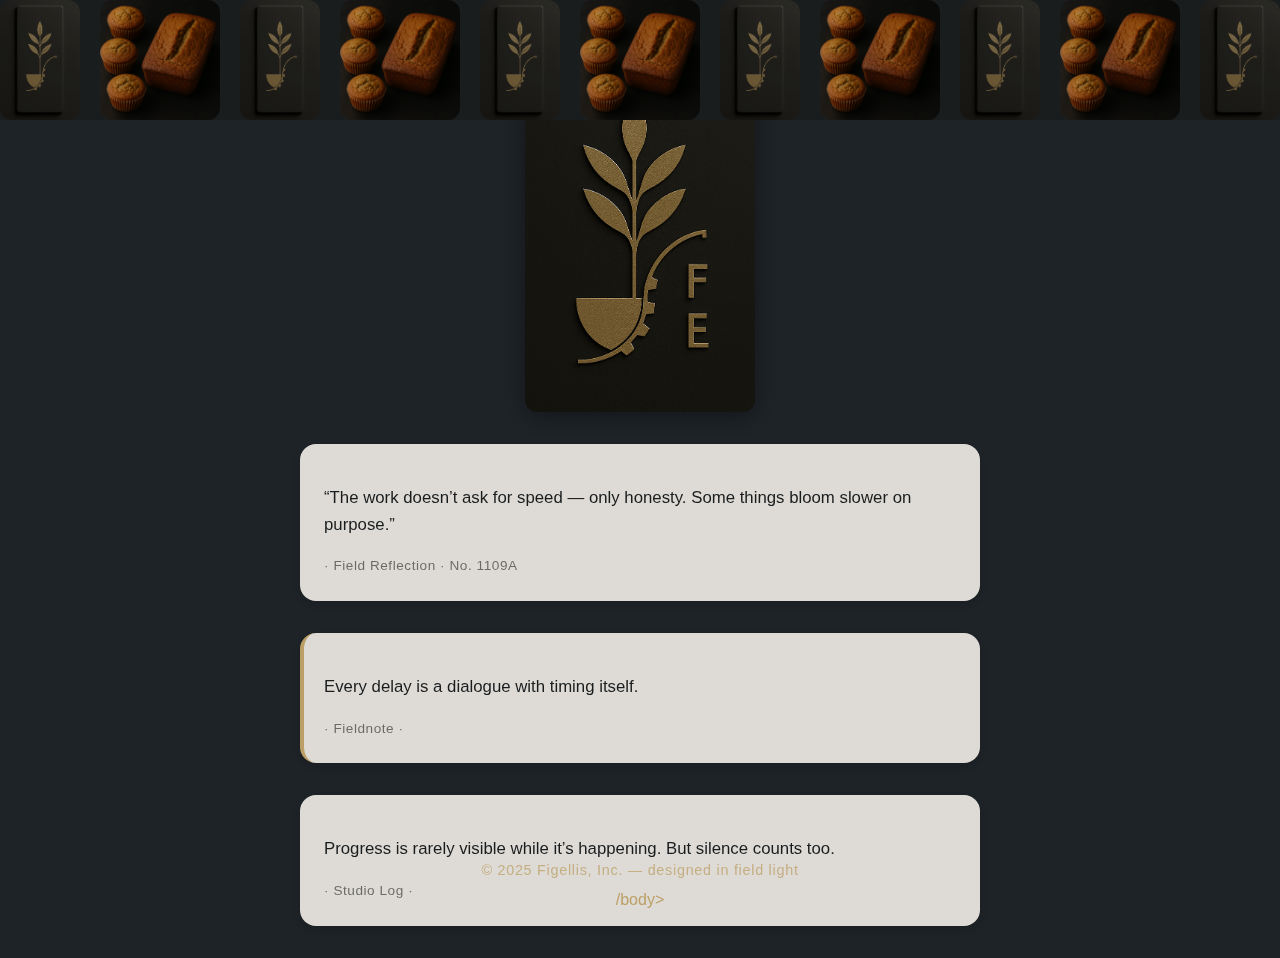
<file: index.html>
<!DOCTYPE html>
<html lang="en">
<head>
  <meta charset="UTF-8" />
  <meta name="viewport" content="width=device-width, initial-scale=1.0" />
  <title>Figellis · Landing</title>

  <!-- Field System Styles -->
  <link rel="stylesheet" href="/css/fields.css?v=20251109a" />

  <!-- Metadata -->
  <meta name="description" content="Figellis — designed in field light." />
  <meta name="theme-color" content="#1E2328" />   
</head>

<!-- Choose one: cool | warm | balanced -->
<body class="cool">
  <main class="stage">
    <header class="living-feed">
      <div class="feed-track">
        <img src="/assets/fe-tile.jpeg" alt="">
        <img src="/assets/banana_bread.png" alt="">
        <img src="/assets/fe-tile.jpeg" alt="">
        <img src="/assets/banana_bread.png" alt="">
        <img src="/assets/fe-tile.jpeg" alt="">
        <img src="/assets/banana_bread.png" alt="">
        <img src="/assets/fe-tile.jpeg" alt="">
        <img src="/assets/banana_bread.png" alt="">
        <img src="/assets/fe-tile.jpeg" alt="">
        <img src="/assets/banana_bread.png" alt="">
        <img src="/assets/fe-tile.jpeg" alt="">
        <img src="/assets/banana_bread.png" alt="">
        <img src="/assets/banana_bread.png" alt="">
        <img src="/assets/fe-tile.jpeg" alt="">
        <img src="/assets/banana_bread.png" alt="">
        <img src="/assets/fe-tile.jpeg" alt="">
        <img src="/assets/banana_bread.png" alt="">
        <img src="/assets/fe-tile.jpeg" alt="">
        <img src="/assets/banana_bread.png" alt="">
      </div>
    </header>
            <img src="/assets/fe-card.png" alt="Figellis emblem" />
            
            <section class="feed-slider">
              <div class="slide bone-card">
                <p>“The work doesn’t ask for speed — only honesty. Some things bloom slower on purpose.”</p>
                <small>· Field Reflection · No. 1109A</small>
              </div>
            
              <div class="slide bone-card pulse">
                <p>Every delay is a dialogue with timing itself.</p>
                <small>· Fieldnote ·</small>
              </div>
            
              <div class="slide bone-card">
                <p>Progress is rarely visible while it’s happening. But silence counts too.</p>
                <small>· Studio Log ·</small>
              </div>
            </section>          
  </main>

  <footer>
    © 2025 Figellis, Inc. — designed in field light
  </footer>

    <!-- Dynamic scroll script -->
    <script>
      function initFeedScroll() {
        const track = document.querySelector(".feed-track");
        if (!track) return;
      
        // Clean up any old clones to avoid stacking
        document.querySelectorAll(".feed-track.clone").forEach(el => el.remove());
      
        // Clone the track for seamless loop
        const clone = track.cloneNode(true);
        clone.classList.add("clone");
        track.parentElement.appendChild(clone);
      
        // Wait for images to load for accurate width
        const images = track.querySelectorAll("img");
        let loaded = 0;
        images.forEach(img => {
          if (img.complete) loaded++;
          else img.addEventListener("load", () => {
            loaded++;
            if (loaded === images.length) setLoop();
          });
        });
        if (loaded === images.length) setLoop();
      
        function setLoop() {
          const totalWidth = track.scrollWidth;
          const duration = totalWidth / 50; // adjust speed here
          track.style.animation = `scrollFeed ${duration}s linear infinite`;
          clone.style.animation = `scrollFeed ${duration}s linear infinite reverse`;
        }
      }
      
      // Run on load + on resize/orientation change
      window.addEventListener("load", initFeedScroll);
      window.addEventListener("resize", () => {
        clearTimeout(window.feedResize);
        window.feedResize = setTimeout(initFeedScroll, 400);
      });
      </script>
      /body>
</html>
</file>
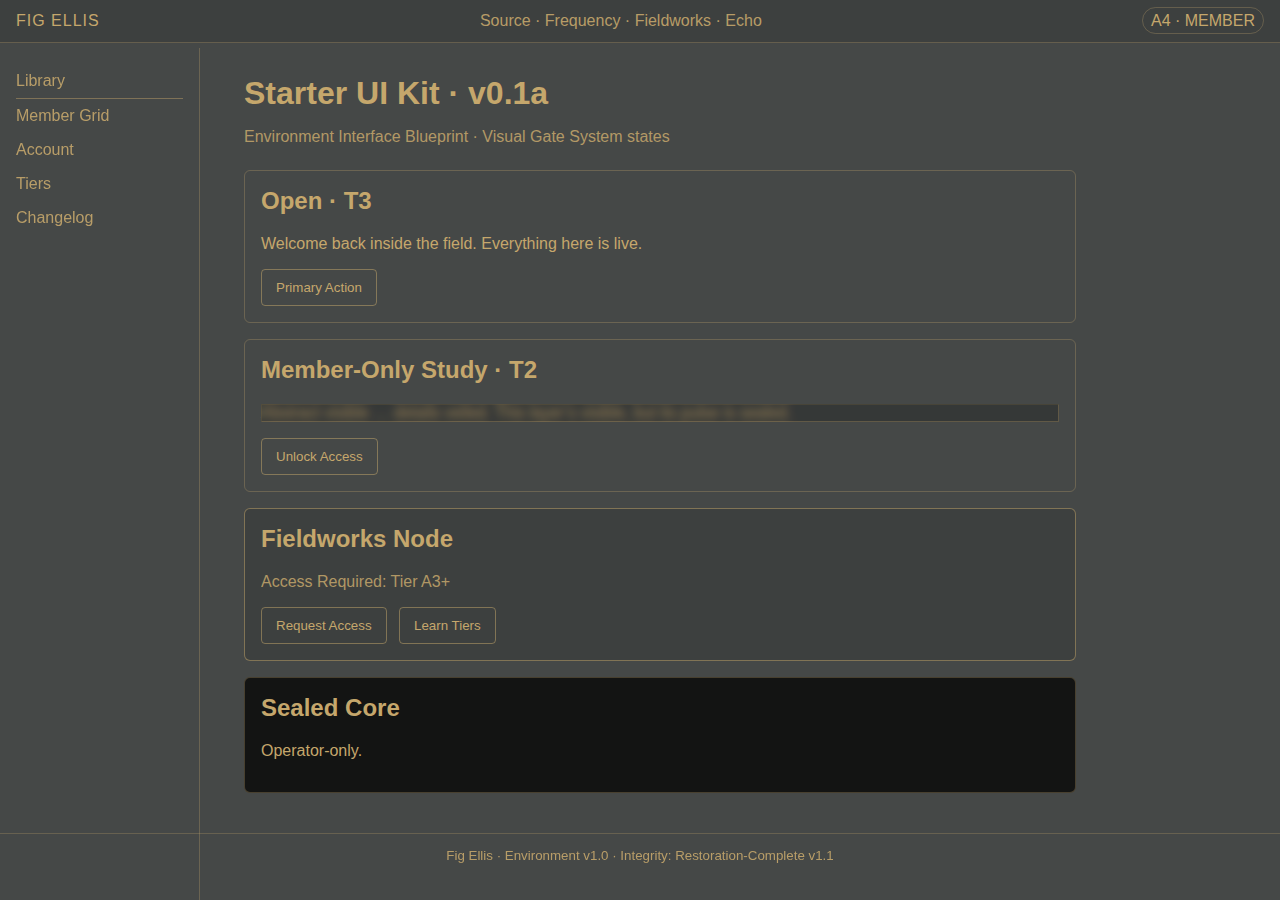
<file: FigEllis_Starter_UI_Kit_v0.1e/index.html>
<!DOCTYPE html>
<html lang="en">
  <head>
    <meta charset="utf-8">
    <meta name="viewport" content="width=device-width, initial-scale=1">
    <title>Fig Ellis · Starter UI Kit v0.1a</title>
    <link rel="stylesheet" href="styles.css">
    <style>
      @font-face { font-family: 'Helvetica Now Condensed Light'; src: local('Helvetica Now Condensed Light'); }
      body { font-family: 'Helvetica Now Condensed Light', 'Helvetica Neue', Helvetica, Arial, sans-serif; }
    </style>
  </head>
  <body class="bg-balanced">
    <header class="topbar">
      <span class="brand">FIG ELLIS</span>
      <nav class="phases">Source · Frequency · Fieldworks · Echo</nav>
      <div class="user"><span class="tier">A4 · MEMBER</span></div>
    </header>

    <aside class="rail">
      <a href="index.html" class="active">Library</a>
      <a href="library.html">Member Grid</a>
      <a href="account.html">Account</a>
    
    <a href="tiers.html">Tiers</a>
    <a href="changelog.html">Changelog</a>
  </aside>

    <main class="canvas">
      <h1>Starter UI Kit · v0.1a</h1>
      <p class="meta">Environment Interface Blueprint · Visual Gate System states</p>

      <section class="card open">
        <h2>Open · T3</h2>
        <p>Welcome back inside the field. Everything here is live.</p>
        <button class="btn-outline">Primary Action</button>
      </section>

      <section class="card curtain">
        <h2>Member-Only Study · T2</h2>
        <div class="body">
          <p>Abstract visible … details veiled. This layer’s visible, but its pulse is sealed.</p>
        </div>
        <div class="cta">
          <button class="btn-outline">Unlock Access</button>
        </div>
      </section>

      <section class="card frame">
        <h2>Fieldworks Node</h2>
        <p class="notice">Access Required: Tier A3+</p>
        <div class="cta">
          <button class="btn-outline">Request Access</button>
          <button class="btn-outline">Learn Tiers</button>
        </div>
      </section>

      <section class="card seal">
        <h2>Sealed Core</h2>
        <p>Operator-only.</p>
      </section>
    </main>

    <footer class="footer">
      <small>Fig Ellis · Environment v1.0 · Integrity: Restoration-Complete v1.1</small>
    </footer>
  </body>
</html>
</file>
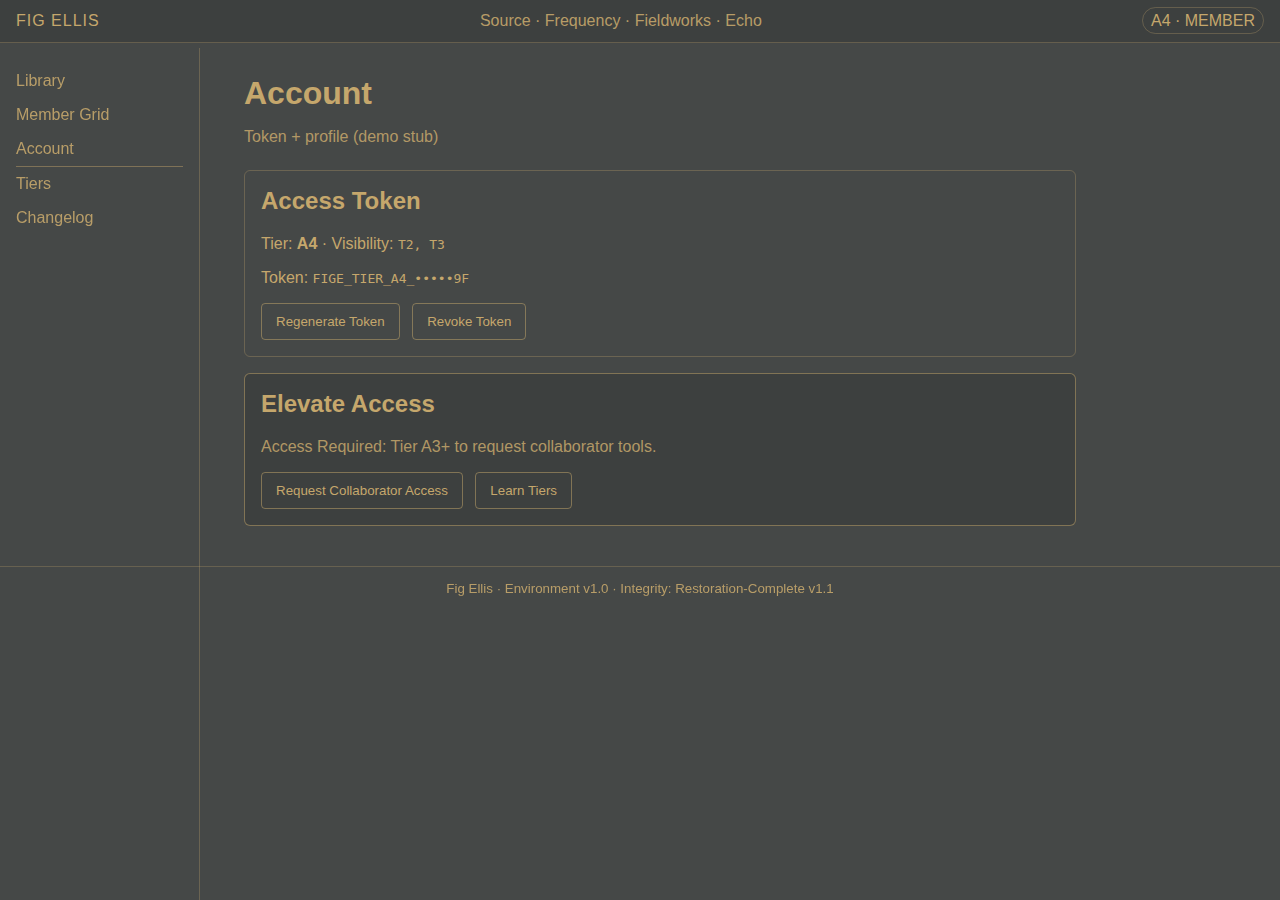
<file: account.html>
<!DOCTYPE html>
<html lang="en">
<head>
  <meta charset="utf-8">
  <meta name="viewport" content="width=device-width, initial-scale=1">
  <title>Fig Ellis · Account</title>
  <link rel="stylesheet" href="styles.css">
  <style>
    body { font-family: 'Helvetica Now Condensed Light', 'Helvetica Neue', Helvetica, Arial, sans-serif; }
  </style>
</head>
<body class="bg-balanced">
  <header class="topbar">
    <span class="brand">FIG ELLIS</span>
    <nav class="phases">Source · Frequency · Fieldworks · Echo</nav>
    <div class="user"><span class="tier">A4 · MEMBER</span></div>
  </header>

  <aside class="rail">
    <a href="index.html">Library</a>
    <a href="library.html">Member Grid</a>
    <a class="active" href="account.html">Account</a>
  
    <a href="tiers.html">Tiers</a>
    <a href="changelog.html">Changelog</a>
  </aside>

  <main class="canvas">
    <h1>Account</h1>
    <p class="meta">Token + profile (demo stub)</p>

    <section class="card open">
      <h2>Access Token</h2>
      <p>Tier: <strong>A4</strong> · Visibility: <code>T2, T3</code></p>
      <p>Token: <code>FIGE_TIER_A4_•••••9F</code></p>
      <div class="cta">
        <button class="btn-outline">Regenerate Token</button>
        <button class="btn-outline">Revoke Token</button>
      </div>
    </section>

    <section class="card frame">
      <h2>Elevate Access</h2>
      <p class="notice">Access Required: Tier A3+ to request collaborator tools.</p>
      <div class="cta">
        <button class="btn-outline">Request Collaborator Access</button>
        <button class="btn-outline">Learn Tiers</button>
      </div>
    </section>
  </main>

  <footer class="footer">
    <small>Fig Ellis · Environment v1.0 · Integrity: Restoration-Complete v1.1</small>
  </footer>
</body>
</html>
</file>
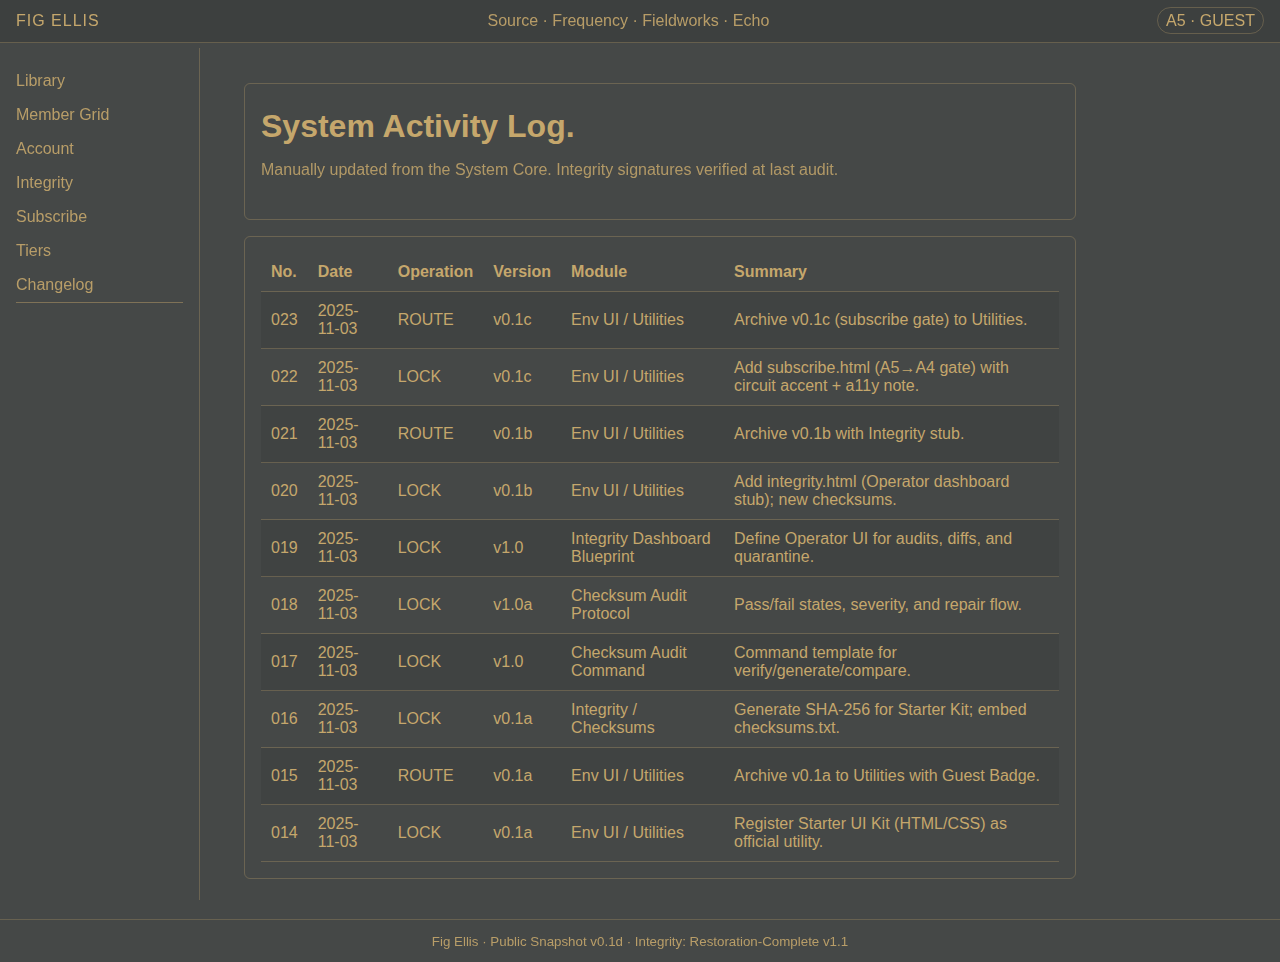
<file: changelog.html>
<!DOCTYPE html>
<html lang="en">
<head>
  <meta charset="utf-8">
  <meta name="viewport" content="width=device-width, initial-scale=1">
  <title>Fig Ellis · Changelog</title>
  <link rel="stylesheet" href="styles.css">
  <style>
    body { font-family: 'Helvetica Now Condensed Light', 'Helvetica Neue', Helvetica, Arial, sans-serif; }
    table { width: 100%; border-collapse: collapse; }
    th, td { padding: 10px; border-bottom: 1px solid var(--line-weak); text-align: left; }
    tbody tr:nth-child(odd) { background: rgba(0,0,0,0.06); }
  </style>
</head>
<body class="bg-balanced">
  <header class="topbar">
    <span class="brand">FIG ELLIS</span>
    <nav class="phases">Source · Frequency · Fieldworks · Echo</nav>
    <div class="user"><span class="tier">A5 · GUEST</span></div>
  </header>

  <aside class="rail">
    <a href="index.html">Library</a>
    <a href="library.html">Member Grid</a>
    <a href="account.html">Account</a>
    <a href="integrity.html">Integrity</a>
    <a href="subscribe.html">Subscribe</a>
    <a href="tiers.html">Tiers</a>
    <a class="active" href="changelog.html">Changelog</a>
  </aside>

  <main class="canvas">
    <section class="card open">
      <h1>System Activity Log.</h1>
      <p class="meta">Manually updated from the System Core. Integrity signatures verified at last audit.</p>
    </section>

    <section class="card open">
      <table>
        <thead>
          <tr><th>No.</th><th>Date</th><th>Operation</th><th>Version</th><th>Module</th><th>Summary</th></tr>
        </thead>
        <tbody>
          <tr><td>023</td><td>2025-11-03</td><td>ROUTE</td><td>v0.1c</td><td>Env UI / Utilities</td><td>Archive v0.1c (subscribe gate) to Utilities.</td></tr>
          <tr><td>022</td><td>2025-11-03</td><td>LOCK</td><td>v0.1c</td><td>Env UI / Utilities</td><td>Add subscribe.html (A5→A4 gate) with circuit accent + a11y note.</td></tr>
          <tr><td>021</td><td>2025-11-03</td><td>ROUTE</td><td>v0.1b</td><td>Env UI / Utilities</td><td>Archive v0.1b with Integrity stub.</td></tr>
          <tr><td>020</td><td>2025-11-03</td><td>LOCK</td><td>v0.1b</td><td>Env UI / Utilities</td><td>Add integrity.html (Operator dashboard stub); new checksums.</td></tr>
          <tr><td>019</td><td>2025-11-03</td><td>LOCK</td><td>v1.0</td><td>Integrity Dashboard Blueprint</td><td>Define Operator UI for audits, diffs, and quarantine.</td></tr>
          <tr><td>018</td><td>2025-11-03</td><td>LOCK</td><td>v1.0a</td><td>Checksum Audit Protocol</td><td>Pass/fail states, severity, and repair flow.</td></tr>
          <tr><td>017</td><td>2025-11-03</td><td>LOCK</td><td>v1.0</td><td>Checksum Audit Command</td><td>Command template for verify/generate/compare.</td></tr>
          <tr><td>016</td><td>2025-11-03</td><td>LOCK</td><td>v0.1a</td><td>Integrity / Checksums</td><td>Generate SHA-256 for Starter Kit; embed checksums.txt.</td></tr>
          <tr><td>015</td><td>2025-11-03</td><td>ROUTE</td><td>v0.1a</td><td>Env UI / Utilities</td><td>Archive v0.1a to Utilities with Guest Badge.</td></tr>
          <tr><td>014</td><td>2025-11-03</td><td>LOCK</td><td>v0.1a</td><td>Env UI / Utilities</td><td>Register Starter UI Kit (HTML/CSS) as official utility.</td></tr>
        </tbody>
      </table>
    </section>
  </main>

  <footer class="footer">
    <small>Fig Ellis · Public Snapshot v0.1d · Integrity: Restoration-Complete v1.1</small>
  </footer>
</body>
</html>
</file>
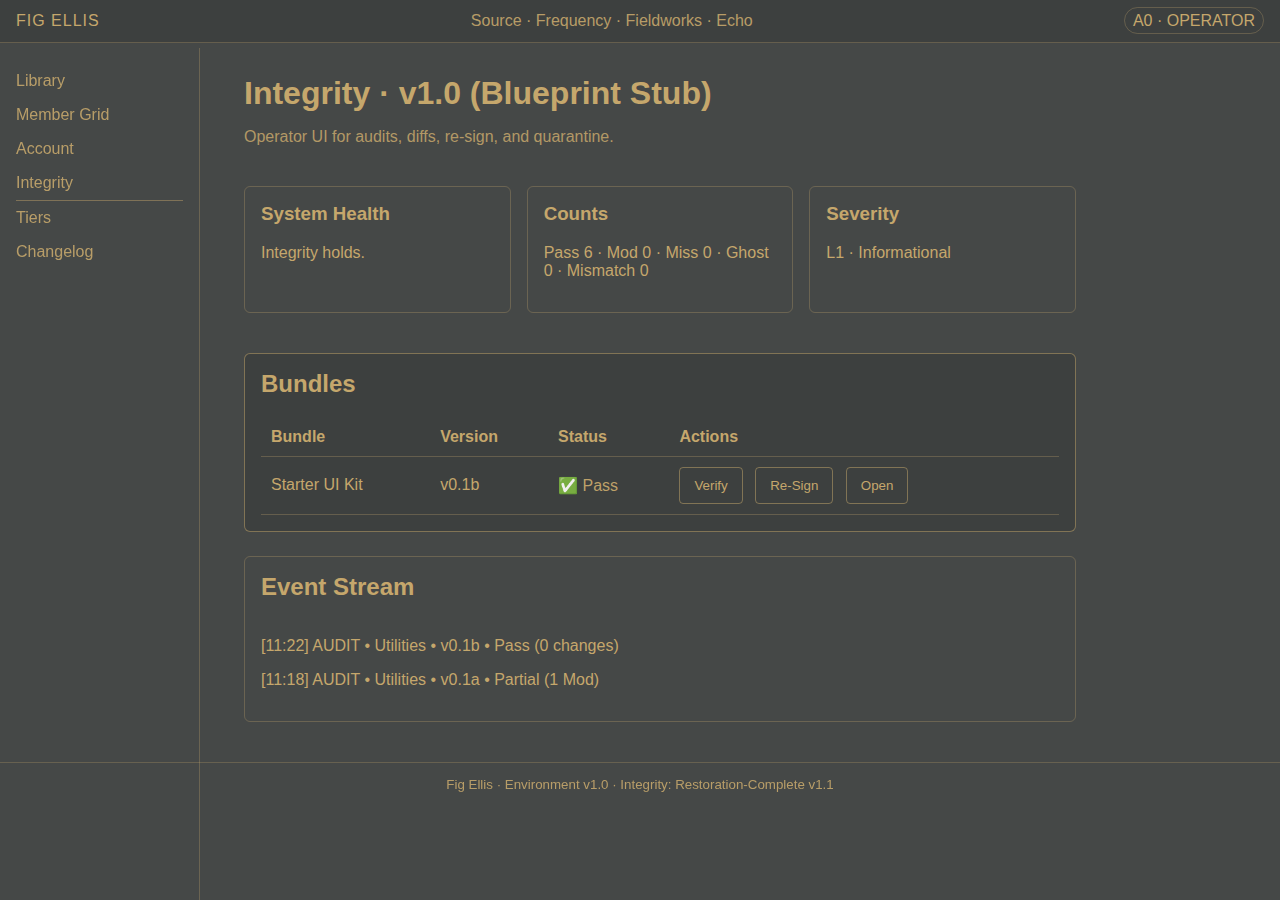
<file: integrity.html>
<!DOCTYPE html>
<html lang="en">
<head>
  <meta charset="utf-8">
  <meta name="viewport" content="width=device-width, initial-scale=1">
  <title>Fig Ellis · Integrity Dashboard</title>
  <link rel="stylesheet" href="styles.css">
  <style>
    body { font-family: 'Helvetica Now Condensed Light', 'Helvetica Neue', Helvetica, Arial, sans-serif; }
    .grid3 { display: grid; grid-template-columns: repeat(3, 1fr); gap: 16px; }
    table { width: 100%; border-collapse: collapse; }
    th, td { padding: 10px; border-bottom: 1px solid var(--line-weak); text-align: left; }
    .status-pass { opacity: 0.95; }
    .stream { max-height: 260px; overflow: auto; }
  </style>
</head>
<body class="bg-balanced">
  <header class="topbar">
    <span class="brand">FIG ELLIS</span>
    <nav class="phases">Source · Frequency · Fieldworks · Echo</nav>
    <div class="user"><span class="tier">A0 · OPERATOR</span></div>
  </header>

  <aside class="rail">
    <a href="index.html">Library</a>
    <a href="library.html">Member Grid</a>
    <a href="account.html">Account</a>
    <a class="active" href="integrity.html">Integrity</a>
  
    <a href="tiers.html">Tiers</a>
    <a href="changelog.html">Changelog</a>
  </aside>

  <main class="canvas">
    <h1>Integrity · v1.0 (Blueprint Stub)</h1>
    <p class="meta">Operator UI for audits, diffs, re-sign, and quarantine.</p>

    <section class="grid3">
      <div class="card open">
        <h3>System Health</h3>
        <p>Integrity holds.</p>
      </div>
      <div class="card open">
        <h3>Counts</h3>
        <p>Pass 6 · Mod 0 · Miss 0 · Ghost 0 · Mismatch 0</p>
      </div>
      <div class="card open">
        <h3>Severity</h3>
        <p>L1 · Informational</p>
      </div>
    </section>

    <section class="card frame" style="margin-top:24px;">
      <h2>Bundles</h2>
      <table>
        <thead>
          <tr><th>Bundle</th><th>Version</th><th>Status</th><th>Actions</th></tr>
        </thead>
        <tbody>
          <tr>
            <td>Starter UI Kit</td><td>v0.1b</td><td class="status-pass">✅ Pass</td>
            <td>
              <button class="btn-outline">Verify</button>
              <button class="btn-outline">Re-Sign</button>
              <button class="btn-outline">Open</button>
            </td>
          </tr>
        </tbody>
      </table>
    </section>

    <section class="card open" style="margin-top:24px;">
      <h2>Event Stream</h2>
      <div class="stream">
        <p>[11:22] AUDIT • Utilities • v0.1b • Pass (0 changes)</p>
        <p>[11:18] AUDIT • Utilities • v0.1a • Partial (1 Mod)</p>
      </div>
    </section>
  </main>

  <footer class="footer">
    <small>Fig Ellis · Environment v1.0 · Integrity: Restoration-Complete v1.1</small>
  </footer>
</body>
</html>
</file>
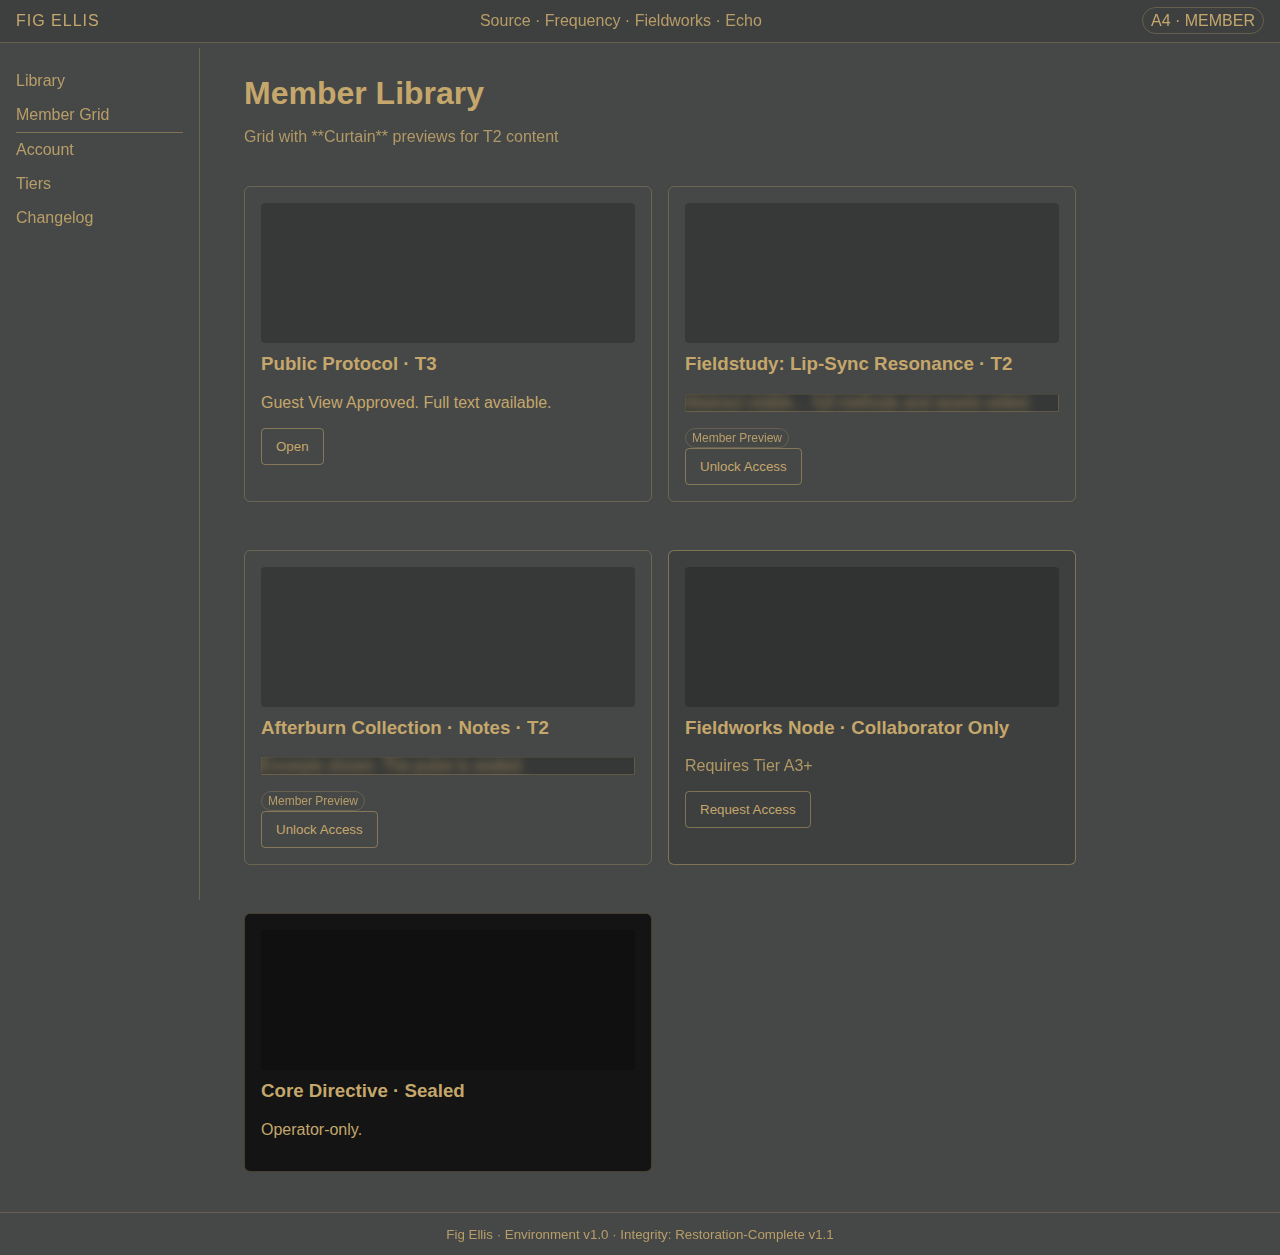
<file: library.html>
<!DOCTYPE html>
<html lang="en">
<head>
  <meta charset="utf-8">
  <meta name="viewport" content="width=device-width, initial-scale=1">
  <title>Fig Ellis · Member Library</title>
  <link rel="stylesheet" href="styles.css">
  <style>
    body { font-family: 'Helvetica Now Condensed Light', 'Helvetica Neue', Helvetica, Arial, sans-serif; }
    .grid { display: grid; grid-template-columns: repeat(auto-fill, minmax(280px, 1fr)); gap: 16px; }
    .card .thumb { height: 140px; background: rgba(0,0,0,0.20); border-radius: 4px; margin-bottom: 10px; }
    .badge { display: inline-block; border: 1px solid var(--line-weak); padding: 2px 6px; border-radius: 12px; font-size: 12px; opacity: 0.9; }
  </style>
</head>
<body class="bg-balanced">
  <header class="topbar">
    <span class="brand">FIG ELLIS</span>
    <nav class="phases">Source · Frequency · Fieldworks · Echo</nav>
    <div class="user"><span class="tier">A4 · MEMBER</span></div>
  </header>

  <aside class="rail">
    <a href="index.html">Library</a>
    <a class="active" href="library.html">Member Grid</a>
    <a href="account.html">Account</a>
  
    <a href="tiers.html">Tiers</a>
    <a href="changelog.html">Changelog</a>
  </aside>

  <main class="canvas">
    <h1>Member Library</h1>
    <p class="meta">Grid with **Curtain** previews for T2 content</p>

    <div class="grid">
      <section class="card open">
        <div class="thumb"></div>
        <h3>Public Protocol · T3</h3>
        <p>Guest View Approved. Full text available.</p>
        <button class="btn-outline">Open</button>
      </section>

      <section class="card curtain">
        <div class="thumb"></div>
        <h3>Fieldstudy: Lip‑Sync Resonance · T2</h3>
        <div class="body">
          <p>Abstract visible… full methods and assets veiled.</p>
        </div>
        <span class="badge">Member Preview</span>
        <div class="cta">
          <button class="btn-outline">Unlock Access</button>
        </div>
      </section>

      <section class="card curtain">
        <div class="thumb"></div>
        <h3>Afterburn Collection · Notes · T2</h3>
        <div class="body">
          <p>Excerpts shown. The pulse is sealed.</p>
        </div>
        <span class="badge">Member Preview</span>
        <div class="cta">
          <button class="btn-outline">Unlock Access</button>
        </div>
      </section>

      <section class="card frame">
        <div class="thumb"></div>
        <h3>Fieldworks Node · Collaborator Only</h3>
        <p class="notice">Requires Tier A3+</p>
        <div class="cta">
          <button class="btn-outline">Request Access</button>
        </div>
      </section>

      <section class="card seal">
        <div class="thumb"></div>
        <h3>Core Directive · Sealed</h3>
        <p>Operator-only.</p>
      </section>
    </div>
  </main>

  <footer class="footer">
    <small>Fig Ellis · Environment v1.0 · Integrity: Restoration-Complete v1.1</small>
  </footer>
</body>
</html>
</file>
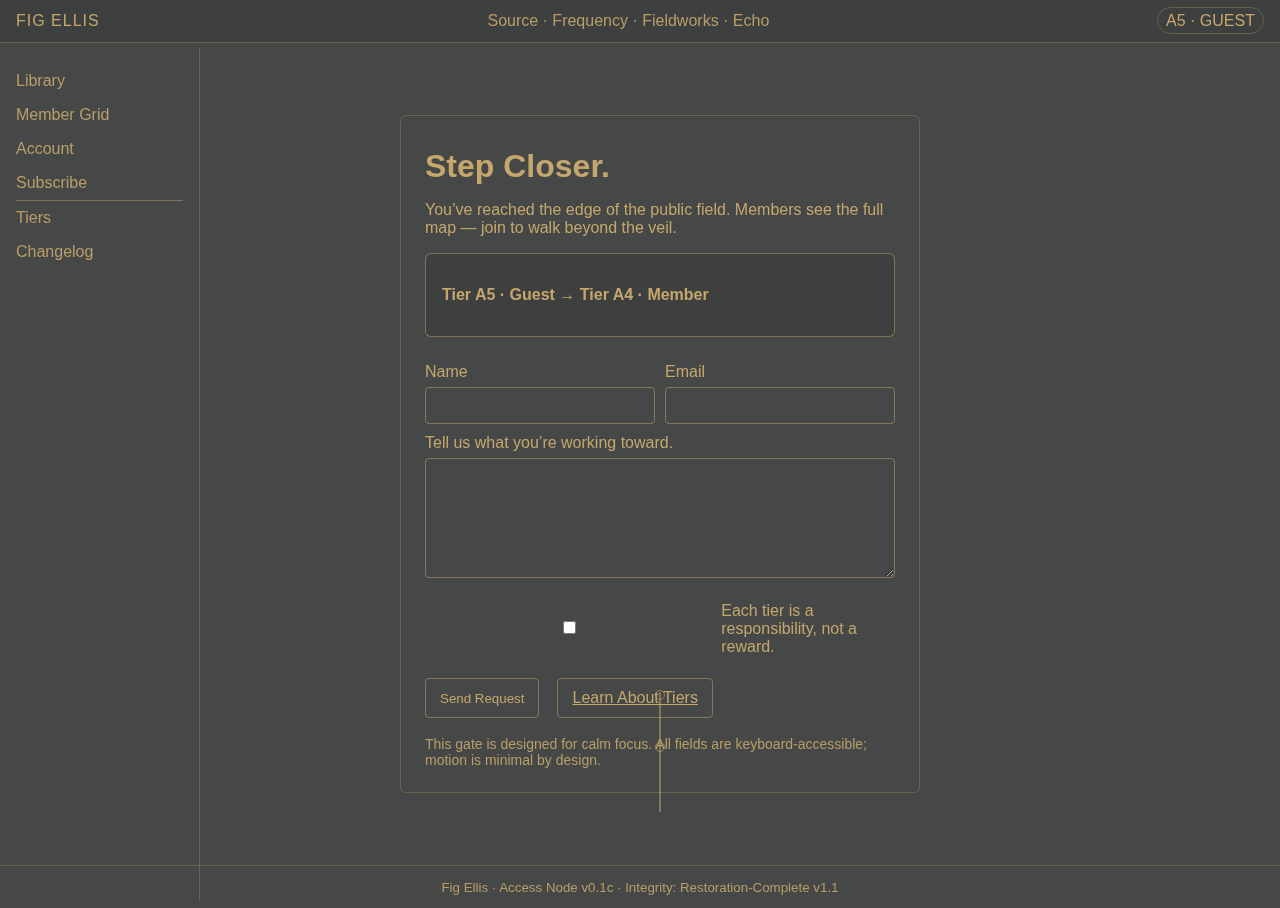
<file: subscribe.html>
<!DOCTYPE html>
<html lang="en">
<head>
  <meta charset="utf-8">
  <meta name="viewport" content="width=device-width, initial-scale=1">
  <title>Fig Ellis · Step Closer</title>
  <meta name="description" content="Join the Fig Ellis field — cross from guest to member, where creation lives in motion.">
  <meta property="og:title" content="Fig Ellis · Step Closer">
  <meta property="og:type" content="website">
  <link rel="stylesheet" href="styles.css">
  <style>
    body { font-family: 'Helvetica Now Condensed Light', 'Helvetica Neue', Helvetica, Arial, sans-serif; }
    .center { max-width: 520px; margin: 48px auto; padding: 24px; position: relative; }
    .form { margin-top: 16px; }
    label { display:block; margin: 10px 0 6px; }
    input, textarea {
      width: 100%; background: transparent; color: var(--text);
      border: 1px solid var(--line-mid); border-radius: 4px; padding: 10px 12px;
    }
    textarea { min-height: 120px; }
    .row { display:flex; gap:10px; }
    .row .half { flex:1; }
    .checkbox { display:flex; align-items:center; gap:8px; margin-top: 10px; }
    .cta { margin-top: 16px; display:flex; gap:10px; }
    /* Gate Circuit Accent (subtle) */
    .circuit {
      position: absolute; left: 50%; transform: translateX(-50%);
      bottom: -20px; width: 2px; height: 120px; background: rgba(197,167,108,0.50);
    }
    .node { position:absolute; left: 50%; transform: translateX(-50%); width: 10px; height: 10px; border: 1px solid rgba(197,167,108,0.60); border-radius: 50%; background: transparent; }
    .node.top { bottom: 92px; }
    .node.mid { bottom: 40px; }
    .a11y { margin-top: 18px; opacity: 0.9; font-size: 14px; }
    .notice { margin-top: 8px; }
  </style>
</head>
<body class="bg-balanced">
  <header class="topbar">
    <span class="brand">FIG ELLIS</span>
    <nav class="phases">Source · Frequency · Fieldworks · Echo</nav>
    <div class="user"><span class="tier">A5 · GUEST</span></div>
  </header>

  <aside class="rail">
    <a href="index.html">Library</a>
    <a href="library.html">Member Grid</a>
    <a href="account.html">Account</a>
    <a class="active" href="subscribe.html">Subscribe</a>
  
    <a href="tiers.html">Tiers</a>
    <a href="changelog.html">Changelog</a>
  </aside>

  <main class="canvas">
    <section class="card open center" aria-labelledby="subscribe-title">
      <h1 id="subscribe-title">Step Closer.</h1>
      <p>You’ve reached the edge of the public field. Members see the full map — join to walk beyond the veil.</p>

      <div class="card frame" style="margin-top:16px;">
        <p><strong>Tier A5 · Guest</strong> → <strong>Tier A4 · Member</strong></p>
      </div>

      <form class="form" onsubmit="event.preventDefault(); onSubmit();">
        <div class="row">
          <div class="half">
            <label for="name">Name</label>
            <input id="name" type="text" required>
          </div>
          <div class="half">
            <label for="email">Email</label>
            <input id="email" type="email" required>
          </div>
        </div>

        <label for="intent">Tell us what you’re working toward.</label>
        <textarea id="intent" required></textarea>

        <div class="checkbox">
          <input id="ack" type="checkbox" required aria-required="true">
          <label for="ack">Each tier is a responsibility, not a reward.</label>
        </div>

        <div class="cta">
          <button class="btn-outline" type="submit">Send Request</button>
          <a class="btn-outline" href="index.html" role="button">Learn About Tiers</a>
        </div>

        <p id="result" class="notice" aria-live="polite"></p>
        <div class="a11y">This gate is designed for calm focus. All fields are keyboard-accessible; motion is minimal by design.</div>
      </form>

      <!-- Circuit accent (subtle, decorative) -->
      <div class="circuit"></div>
      <div class="node top" aria-hidden="true"></div>
      <div class="node mid" aria-hidden="true"></div>
    </section>
  </main>

  <footer class="footer">
    <small>Fig Ellis · Access Node v0.1c · Integrity: Restoration-Complete v1.1</small>
  </footer>

  <script>
    function onSubmit(){
      const ok = document.getElementById('name').value && document.getElementById('email').value && document.getElementById('intent').value && document.getElementById('ack').checked;
      const result = document.getElementById('result');
      if(ok){
        result.textContent = "The veil thins. We’ll be in touch.";
      } else {
        result.textContent = "Something interrupted the signal — try again.";
      }
    }
  </script>
</body>
</html>
</file>
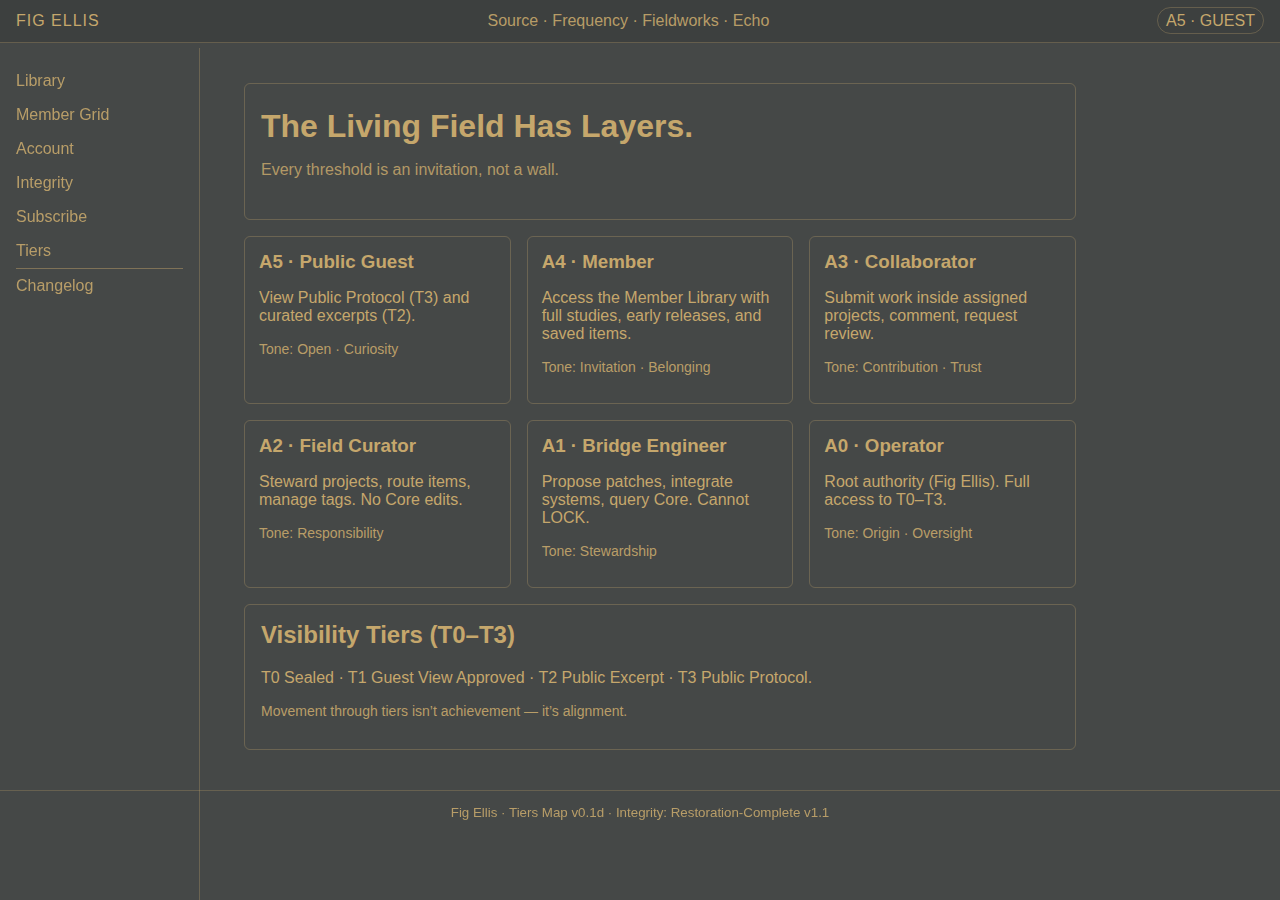
<file: tiers.html>
<!DOCTYPE html>
<html lang="en">
<head>
  <meta charset="utf-8">
  <meta name="viewport" content="width=device-width, initial-scale=1">
  <title>Fig Ellis · Tiers</title>
  <link rel="stylesheet" href="styles.css">
  <style>
    body { font-family: 'Helvetica Now Condensed Light', 'Helvetica Neue', Helvetica, Arial, sans-serif; }
    .tier-grid { display: grid; grid-template-columns: repeat(auto-fit, minmax(220px, 1fr)); gap: 16px; }
    .tier-card { border: 1px solid var(--line-weak); padding: 14px; border-radius: 6px; }
    .tier-card h3 { margin: 0 0 6px 0; }
    .micro { opacity: 0.9; font-size: 14px; margin-top: 8px; }
  </style>
</head>
<body class="bg-balanced">
  <header class="topbar">
    <span class="brand">FIG ELLIS</span>
    <nav class="phases">Source · Frequency · Fieldworks · Echo</nav>
    <div class="user"><span class="tier">A5 · GUEST</span></div>
  </header>

  <aside class="rail">
    <a href="index.html">Library</a>
    <a href="library.html">Member Grid</a>
    <a href="account.html">Account</a>
    <a href="integrity.html">Integrity</a>
    <a href="subscribe.html">Subscribe</a>
    <a class="active" href="tiers.html">Tiers</a>
    <a href="changelog.html">Changelog</a>
  </aside>

  <main class="canvas">
    <section class="card open">
      <h1>The Living Field Has Layers.</h1>
      <p class="meta">Every threshold is an invitation, not a wall.</p>
    </section>

    <section class="tier-grid">
      <div class="tier-card open">
        <h3>A5 · Public Guest</h3>
        <p>View Public Protocol (T3) and curated excerpts (T2).</p>
        <p class="micro">Tone: Open · Curiosity</p>
      </div>
      <div class="tier-card open">
        <h3>A4 · Member</h3>
        <p>Access the Member Library with full studies, early releases, and saved items.</p>
        <p class="micro">Tone: Invitation · Belonging</p>
      </div>
      <div class="tier-card frame">
        <h3>A3 · Collaborator</h3>
        <p>Submit work inside assigned projects, comment, request review.</p>
        <p class="micro">Tone: Contribution · Trust</p>
      </div>
      <div class="tier-card frame">
        <h3>A2 · Field Curator</h3>
        <p>Steward projects, route items, manage tags. No Core edits.</p>
        <p class="micro">Tone: Responsibility</p>
      </div>
      <div class="tier-card frame">
        <h3>A1 · Bridge Engineer</h3>
        <p>Propose patches, integrate systems, query Core. Cannot LOCK.</p>
        <p class="micro">Tone: Stewardship</p>
      </div>
      <div class="tier-card seal">
        <h3>A0 · Operator</h3>
        <p>Root authority (Fig Ellis). Full access to T0–T3.</p>
        <p class="micro">Tone: Origin · Oversight</p>
      </div>
    </section>

    <section class="card open">
      <h2>Visibility Tiers (T0–T3)</h2>
      <p>T0 Sealed · T1 Guest View Approved · T2 Public Excerpt · T3 Public Protocol.</p>
      <p class="micro">Movement through tiers isn’t achievement — it’s alignment.</p>
    </section>
  </main>

  <footer class="footer">
    <small>Fig Ellis · Tiers Map v0.1d · Integrity: Restoration-Complete v1.1</small>
  </footer>
</body>
</html>
</file>
<file: css/fields.css>
/* ======================================================
   Fig Ellis System — Fields.css
   Purpose: Global color fields, variables, and layout base.
   ====================================================== */

/* 1️⃣ Global Root Variables (Layer 0) */
:root {
  --text-color: #C5A76C;          /* Soft System Gold */
  --accent: #C5A76C;

  --bg-cool: #1E2328;             /* Cool Field — Slate Edition */
  --bg-warm: #724026;             /* Warm Field — Clay Rust Edition */
  --bg-balanced: #454847;         /* Balanced Field — Architectural Charcoal */

  --font-family: "Helvetica Now Condensed Light", Helvetica, Arial, sans-serif;
  --line-height: 1.5;
  --max-card: 560px;
  --transition-speed: 0.4s;
}

/* 2️⃣ Field Modes */
body.cool     { --background-color: var(--bg-cool); }
body.warm     { --background-color: var(--bg-warm); }
body.balanced { --background-color: var(--bg-balanced); }
/* -------------------------------------------------------
   Fig Ellis — Bone Card (Feed Snippet)
   ------------------------------------------------------- */

   .bone-card {
    background-color: #EAE7E1;      /* bone / matte parchment tone */
    color: #1B1E20;                 /* deep charcoal text for contrast */
    border-radius: 16px;
    padding: 1.5rem;
    max-width: 680px;
    margin: 2rem auto;
    box-shadow:
      0 4px 12px rgba(0,0,0,0.15),
      inset 0 0 0.5px rgba(0,0,0,0.1);
    line-height: 1.6;
    font-size: 1.05rem;
    transition: transform 0.4s ease, box-shadow 0.4s ease;
  }
  
  .bone-card:hover {
    transform: translateY(-4px);
    box-shadow:
      0 8px 18px rgba(0,0,0,0.18),
      inset 0 0 1px rgba(0,0,0,0.1);
  }
  
  .bone-card small {
    display: block;
    margin-top: 0.75rem;
    font-size: 0.85rem;
    color: rgba(27,30,32,0.6);
    letter-spacing: 0.04em;
  }
  
  .bone-card.pulse {
    border-left: 4px solid #C5A76C;
    padding-left: 1.25rem;
  }

/* 3️⃣ Base Layer */
*,
*::before,
*::after {
  box-sizing: border-box;
}

html, body {
  height: 100%;
  min-height: 100svh;
}

body {
  margin: 0;
  background-color: var(--background-color, var(--bg-cool));
  color: var(--text-color);
  font-family: var(--font-family);
  line-height: var(--line-height);
  display: flex;
  flex-direction: column;
  justify-content: center;
  align-items: center;
  overflow-x: hidden;
  transition: background-color var(--transition-speed) ease;
}

/* === LIVING FEED HEADER === */
.living-feed {
  position: fixed;              /* anchors to top of viewport */
  top: 0;
  left: 0;
  width: 100%;
  height: 120px;                /* adjust as needed */
  overflow: hidden;
  background-color: #1B1E20;    /* Charcoal (Layer 0 Cool Field) */
  z-index: 100;
}

/* Feed container that endlessly scrolls left */
.feed-track {
  display: flex;
  width: max-content;           /* fits content width */
  animation: scrollFeed 80s linear infinite;
}

.feed-track img {
  height: 120px;
  object-fit: cover;
  margin-right: 20px;
  filter: brightness(0.85);
  transition: filter 0.5s ease;
}

.feed-track img:hover {
  filter: brightness(1);
}

/* Seamless infinite scroll */
@keyframes scrollFeed {
  from { transform: translateX(0); }
  to { transform: translateX(-50%); }
}

/* Adjust height on smaller screens */
@media (max-width: 900px) {
  .living-feed,
  .feed-track img {
    height: 120px;
  }
}

@media (max-width: 600px) {
  .living-feed,
  .feed-track img {
    height: 90px;
  }
}


/* 4️⃣ Stage Centering */
.stage {
  min-height: 100svh;
  display: grid;
  place-items: center;
  padding: clamp(16px, 4vw, 48px);
}

/* 5️⃣ Image Presentation */
img {
  width: 100%;
  max-width: clamp(120px, 18vw, 240px);
  height: auto;
  display: block;
  border-radius: 12px;
  transition: transform 0.6s ease, filter 0.6s ease;
  filter: drop-shadow(0 4px 12px rgba(0, 0, 0, 0.4));
  margin: 0 auto;
}

img:hover {
  transform: scale(1.02);
  filter:
    drop-shadow(0 0 20px rgba(0, 0, 0, 0.25))
    drop-shadow(0 0 40px rgba(0, 0, 0, 0.15));
}

/* 6️⃣ Footer */
footer {
  position: fixed;
  left: 0;
  right: 0;
  bottom: 18px;
  text-align: center;
  font-size: 0.9rem;
  letter-spacing: 0.05em;
  opacity: 0.75;
  user-select: none;
  -webkit-user-select: none;
  transition: opacity var(--transition-speed) ease;
}

footer:hover {
  opacity: 1;
}

/* 7️⃣ Accessibility / Contrast Helpers */
@media (prefers-color-scheme: light) {
  body.cool, body.balanced, body.warm {
    filter: brightness(0.95);
  }
}
</file>
<file: FigEllis_Starter_UI_Kit_v0.1e/styles.css>
:root {
  --text: #C5A76C;
  --bg-warm: #724026;
  --bg-balanced: #454847;
  --bg-cool: #1E2328;
  --bg-black: #000000;
  --bg-white: #FFFFFF;

  --line-weak: rgba(197,167,108,0.30);
  --line-mid:  rgba(197,167,108,0.50);
  --veil: rgba(0,0,0,0.22);
  --frame-tint: rgba(0,0,0,0.10);
}

* { box-sizing: border-box; }

body { margin: 0; color: var(--text); background: var(--bg-balanced); }
.bg-warm { background: var(--bg-warm); }
.bg-balanced { background: var(--bg-balanced); }
.bg-cool { background: var(--bg-cool); }

.topbar {
  position: sticky; top: 0;
  display: flex; align-items: center; justify-content: space-between;
  padding: 12px 16px; border-bottom: 1px solid var(--line-weak);
  background: rgba(0,0,0,0.10);
}
.brand { letter-spacing: 1px; }
.phases { opacity: 0.9; }
.user .tier { border: 1px solid var(--line-weak); padding: 4px 8px; border-radius: 16px; }

.rail { position: fixed; top: 48px; left: 0; bottom: 0; width: 200px; padding: 16px; border-right: 1px solid var(--line-weak); }
.rail a { display: block; color: var(--text); text-decoration: none; padding: 8px 0; opacity: 0.9; }
.rail a.active { border-bottom: 1px solid var(--line-mid); }

.canvas { margin-left: 220px; padding: 24px; max-width: 880px; }
h1 { margin-top: 8px; margin-bottom: 8px; }
.meta { opacity: 0.85; margin-bottom: 24px; }

.card {
  background: transparent; border: 1px solid var(--line-weak);
  padding: 16px; margin: 16px 0; border-radius: 6px;
}
.card h2, .card h3 { margin-top: 0; }
.card.open p { color: var(--text); }

/* Curtain */
.card.curtain .body { position: relative; }
.card.curtain .body::after {
  content: ""; position: absolute; inset: 0;
  background: var(--veil); backdrop-filter: blur(4px);
  border: 1px inset var(--line-weak);
}

/* Frame */
.card.frame { background: var(--frame-tint); border: 1px solid var(--line-mid); }
.notice { opacity: 0.85; }

/* Seal */
.card.seal { background: rgba(0,0,0,0.72); color: var(--text); }

.btn-outline {
  color: var(--text); background: transparent; border: 1px solid var(--line-mid);
  border-radius: 4px; padding: 10px 14px; margin-right: 8px; cursor: pointer;
}
.btn-outline:focus-visible { outline: 2px solid var(--text); outline-offset: 2px; }
.btn-outline:hover { border-width: 2px; }

.footer { border-top: 1px solid var(--line-weak); padding: 12px 16px; text-align: center; opacity: 0.9; }
</file>
<file: styles.css>
:root {
  --text: #C5A76C;
  --bg-warm: #724026;
  --bg-balanced: #454847;
  --bg-cool: #1E2328;
  --bg-black: #000000;
  --bg-white: #FFFFFF;

  --line-weak: rgba(197,167,108,0.30);
  --line-mid:  rgba(197,167,108,0.50);
  --veil: rgba(0,0,0,0.22);
  --frame-tint: rgba(0,0,0,0.10);
}

* { box-sizing: border-box; }

body { margin: 0; color: var(--text); background: var(--bg-balanced); }
.bg-warm { background: var(--bg-warm); }
.bg-balanced { background: var(--bg-balanced); }
.bg-cool { background: var(--bg-cool); }

.topbar {
  position: sticky; top: 0;
  display: flex; align-items: center; justify-content: space-between;
  padding: 12px 16px; border-bottom: 1px solid var(--line-weak);
  background: rgba(0,0,0,0.10);
}
.brand { letter-spacing: 1px; }
.phases { opacity: 0.9; }
.user .tier { border: 1px solid var(--line-weak); padding: 4px 8px; border-radius: 16px; }

.rail { position: fixed; top: 48px; left: 0; bottom: 0; width: 200px; padding: 16px; border-right: 1px solid var(--line-weak); }
.rail a { display: block; color: var(--text); text-decoration: none; padding: 8px 0; opacity: 0.9; }
.rail a.active { border-bottom: 1px solid var(--line-mid); }

.canvas { margin-left: 220px; padding: 24px; max-width: 880px; }
h1 { margin-top: 8px; margin-bottom: 8px; }
.meta { opacity: 0.85; margin-bottom: 24px; }

.card {
  background: transparent; border: 1px solid var(--line-weak);
  padding: 16px; margin: 16px 0; border-radius: 6px;
}
.card h2, .card h3 { margin-top: 0; }
.card.open p { color: var(--text); }

/* Curtain */
.card.curtain .body { position: relative; }
.card.curtain .body::after {
  content: ""; position: absolute; inset: 0;
  background: var(--veil); backdrop-filter: blur(4px);
  border: 1px inset var(--line-weak);
}

/* Frame */
.card.frame { background: var(--frame-tint); border: 1px solid var(--line-mid); }
.notice { opacity: 0.85; }

/* Seal */
.card.seal { background: rgba(0,0,0,0.72); color: var(--text); }

.btn-outline {
  color: var(--text); background: transparent; border: 1px solid var(--line-mid);
  border-radius: 4px; padding: 10px 14px; margin-right: 8px; cursor: pointer;
}
.btn-outline:focus-visible { outline: 2px solid var(--text); outline-offset: 2px; }
.btn-outline:hover { border-width: 2px; }

.footer { border-top: 1px solid var(--line-weak); padding: 12px 16px; text-align: center; opacity: 0.9; }
</file>
